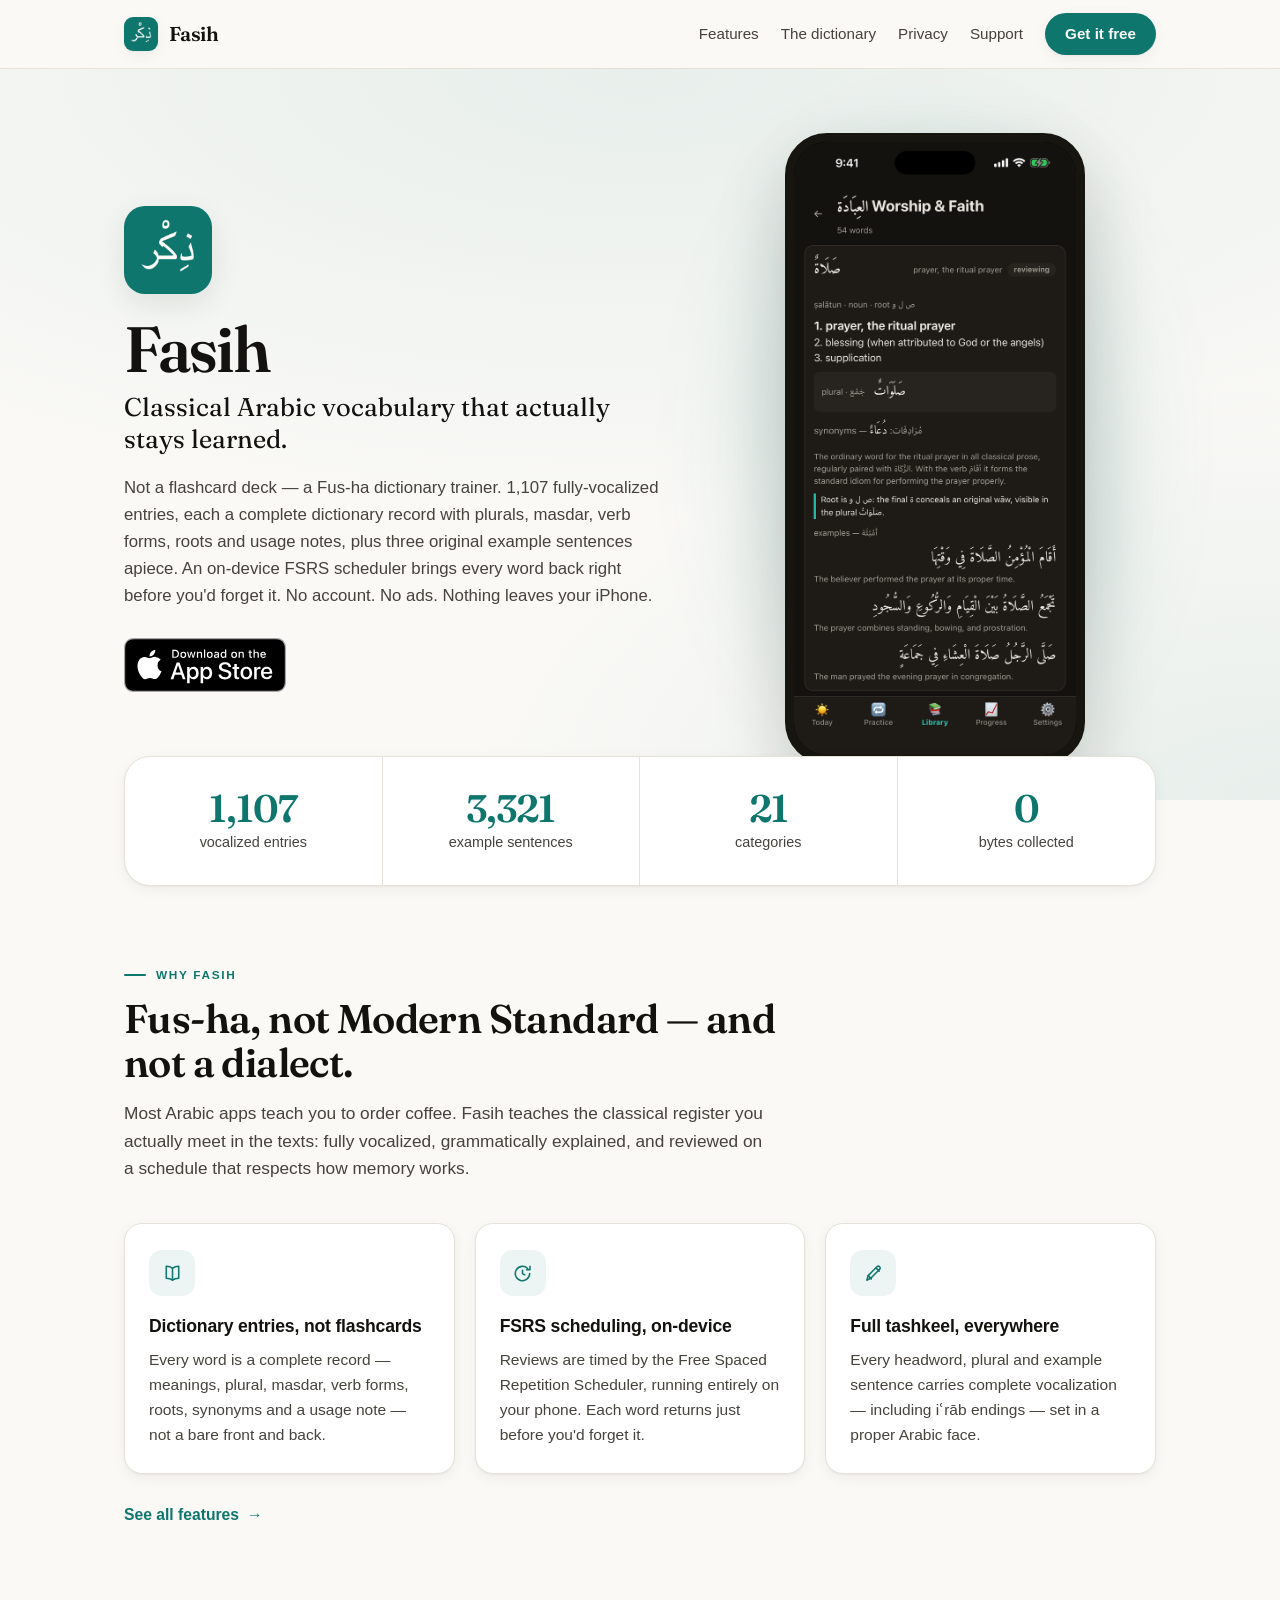
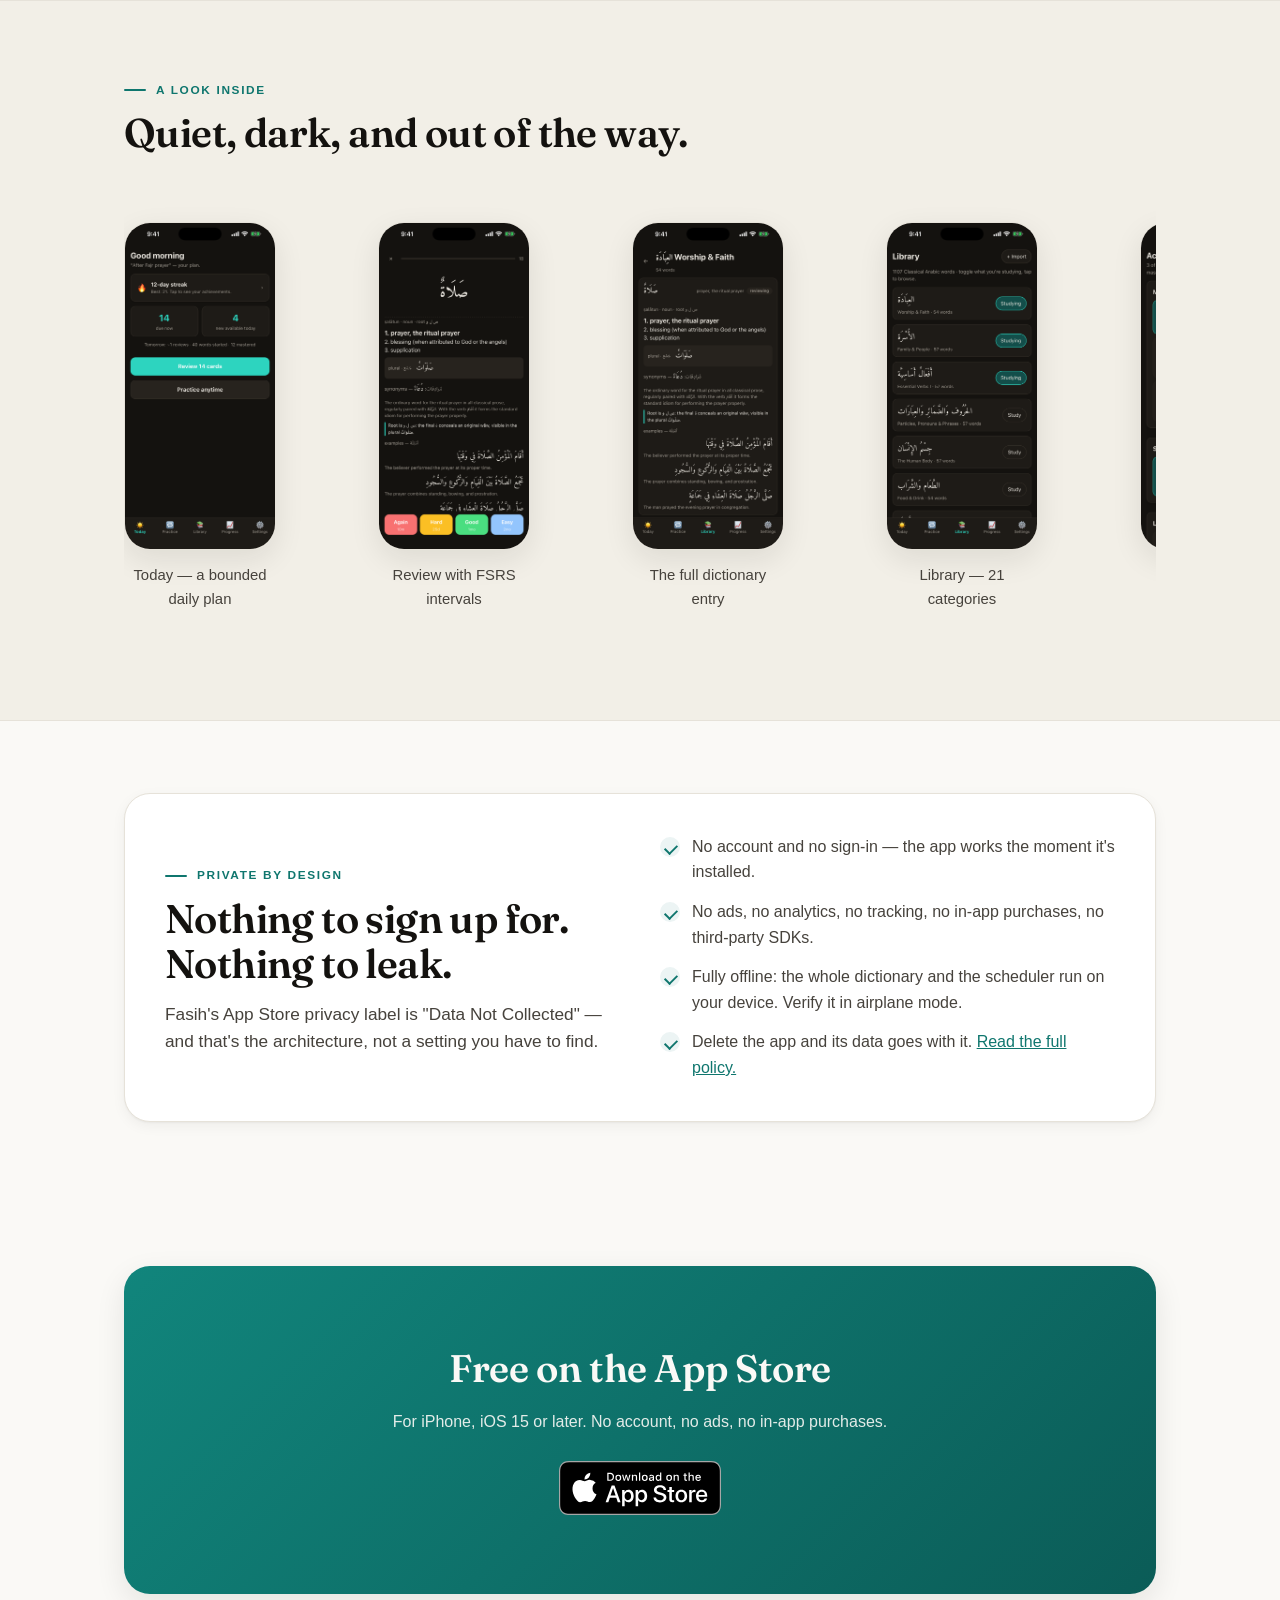
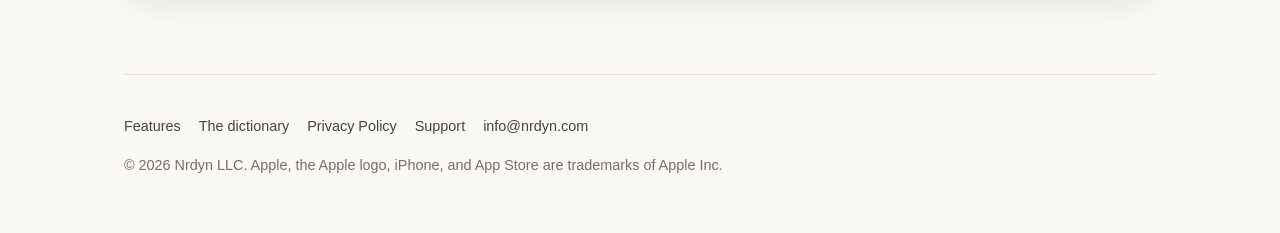
<file: index.html>
<!doctype html>
<html lang="en">
<head>
<meta charset="utf-8">
<meta name="viewport" content="width=device-width, initial-scale=1">
<title>Fasih — Classical Arabic (Fus-ha) vocabulary with full tashkeel | iPhone</title>
<meta name="description" content="Fasih is a Classical Arabic dictionary trainer for iPhone: 1,107 fully-vocalized Fus-ha entries with meanings, plurals, masdar, verb forms, roots and 3,321 example sentences — scheduled on-device by FSRS. Free, fully offline, no account, nothing collected.">
<link rel="canonical" href="https://fasih.nrdyn.com/">
<meta name="theme-color" content="#0F766E">
<meta name="apple-itunes-app" content="app-id=6793274429">
<link rel="icon" type="image/png" sizes="64x64" href="assets/favicon-64.png">
<link rel="apple-touch-icon" href="assets/apple-touch-icon.png">
<meta property="og:type" content="website">
<meta property="og:site_name" content="Fasih">
<meta property="og:title" content="Fasih — Classical Arabic vocabulary, fully vocalized">
<meta property="og:description" content="A Fus-ha dictionary trainer for iPhone: 1,107 dictionary-grade entries, 3,321 example sentences, on-device FSRS scheduling. Free on the App Store.">
<meta property="og:url" content="https://fasih.nrdyn.com/">
<meta property="og:image" content="https://fasih.nrdyn.com/assets/og-image.png">
<meta property="og:image:width" content="1200">
<meta property="og:image:height" content="630">
<meta name="twitter:card" content="summary_large_image">
<meta name="twitter:title" content="Fasih — Classical Arabic vocabulary, fully vocalized">
<meta name="twitter:description" content="1,107 dictionary-grade Fus-ha entries with full tashkeel, scheduled on-device by FSRS. Free, offline, private.">
<meta name="twitter:image" content="https://fasih.nrdyn.com/assets/og-image.png">
<link rel="preconnect" href="https://fonts.googleapis.com">
<link rel="preconnect" href="https://fonts.gstatic.com" crossorigin>
<link rel="stylesheet" href="https://fonts.googleapis.com/css2?family=Amiri:wght@400;700&family=Fraunces:opsz,wght@9..144,400;9..144,600;9..144,700&display=swap">
<link rel="stylesheet" href="assets/site.css">
<script type="application/ld+json">
{
  "@context": "https://schema.org",
  "@type": "SoftwareApplication",
  "name": "Fasih",
  "alternateName": "Fasih Memorize classical vocab",
  "operatingSystem": "iOS",
  "applicationCategory": "EducationalApplication",
  "description": "A Classical Arabic (Fus-ha) dictionary trainer. 1,107 fully-vocalized entries with meanings, plurals, masdar, verb forms, transitivity, synonyms, roots and usage notes, plus 3,321 example sentences — scheduled on-device by an FSRS spaced-repetition engine. Free, fully offline, no accounts, no ads, no tracking.",
  "url": "https://fasih.nrdyn.com/",
  "installUrl": "https://apps.apple.com/us/app/fasih-memorize-classical-vocab/id6793274429",
  "downloadUrl": "https://apps.apple.com/us/app/fasih-memorize-classical-vocab/id6793274429",
  "image": "https://fasih.nrdyn.com/assets/icon-512.png",
  "inLanguage": ["en", "ar"],
  "screenshot": [
    "https://fasih.nrdyn.com/assets/screens/01-today.png",
    "https://fasih.nrdyn.com/assets/screens/02-review-card.png",
    "https://fasih.nrdyn.com/assets/screens/03-dictionary-entry.png",
    "https://fasih.nrdyn.com/assets/screens/04-library.png",
    "https://fasih.nrdyn.com/assets/screens/05-achievements.png",
    "https://fasih.nrdyn.com/assets/screens/06-practice.png"
  ],
  "offers": { "@type": "Offer", "price": "0", "priceCurrency": "USD" },
  "author": { "@type": "Organization", "name": "Nrdyn LLC", "email": "info@nrdyn.com" },
  "publisher": { "@type": "Organization", "name": "Nrdyn LLC" }
}
</script>
</head>
<body>
<header class="site-header">
  <div class="wrap">
    <nav class="nav">
      <a class="brand" href="index.html"><img src="assets/apple-touch-icon.png" alt="" width="36" height="36">Fasih</a>
      <div class="nav-links">
        <a href="features.html">Features</a>
        <a href="dictionary.html">The dictionary</a>
        <a href="privacy.html">Privacy</a>
        <a href="support.html">Support</a>
        <a class="btn" href="https://apps.apple.com/us/app/fasih-memorize-classical-vocab/id6793274429">Get it free</a>
      </div>
    </nav>
  </div>
</header>

<main>
  <section class="hero">
    <div class="wrap hero-inner">
      <div class="hero-copy">
        <img class="hero-icon" src="assets/icon-512.png" alt="Fasih app icon" width="96" height="96">
        <h1>Fasih</h1>
        <p class="tag">Classical Arabic vocabulary that actually stays learned.</p>
        <p class="sub">Not a flashcard deck — a Fus-ha dictionary trainer. 1,107 fully-vocalized entries, each a complete dictionary record with plurals, masdar, verb forms, roots and usage notes, plus three original example sentences apiece. An on-device FSRS scheduler brings every word back right before you'd forget it. No account. No ads. Nothing leaves your iPhone.</p>
        <div class="cta">
          <a class="badge" href="https://apps.apple.com/us/app/fasih-memorize-classical-vocab/id6793274429" aria-label="Download Fasih on the App Store"><img src="assets/app-store-badge.svg" alt="Download on the App Store" width="163" height="54"></a>
        </div>
      </div>
      <div class="hero-device">
        <div class="phone"><img src="assets/screens/03-dictionary-entry.png" alt="A Fasih dictionary entry for صَلَاةٌ showing meanings, plural, synonyms, a root note and three example sentences" width="640" height="1391"></div>
      </div>
    </div>
  </section>

  <section id="numbers" class="band-stats" aria-label="Fasih by the numbers">
    <div class="wrap">
      <div class="stats">
        <div class="stat"><b>1,107</b><span>vocalized entries</span></div>
        <div class="stat"><b>3,321</b><span>example sentences</span></div>
        <div class="stat"><b>21</b><span>categories</span></div>
        <div class="stat"><b>0</b><span>bytes collected</span></div>
      </div>
    </div>
  </section>

  <section class="band">
    <div class="wrap">
      <div class="section-head">
        <p class="eyebrow">Why Fasih</p>
        <h2 class="title">Fus-ha, not Modern Standard — and not a dialect.</h2>
        <p class="lede">Most Arabic apps teach you to order coffee. Fasih teaches the classical register you actually meet in the texts: fully vocalized, grammatically explained, and reviewed on a schedule that respects how memory works.</p>
      </div>
      <div class="grid">
        <div class="card"><div class="ico"><svg viewBox="0 0 24 24" fill="none" stroke="currentColor" stroke-width="1.6" stroke-linecap="round" stroke-linejoin="round" aria-hidden="true"><path d="M12 6.5C10.4 5.2 8.2 4.5 5.5 4.5V17c2.7 0 4.9.7 6.5 2 1.6-1.3 3.8-2 6.5-2V4.5c-2.7 0-4.9.7-6.5 2Z"/><path d="M12 6.5V19"/></svg></div><h3>Dictionary entries, not flashcards</h3><p>Every word is a complete record — meanings, plural, masdar, verb forms, roots, synonyms and a usage note — not a bare front and back.</p></div>
        <div class="card"><div class="ico"><svg viewBox="0 0 24 24" fill="none" stroke="currentColor" stroke-width="1.6" stroke-linecap="round" stroke-linejoin="round" aria-hidden="true"><path d="M19.5 12a7.5 7.5 0 1 1-2.1-5.2"/><path d="M19.8 4.5v3.6h-3.6"/><path d="M12 8.5V12l2.4 1.4"/></svg></div><h3>FSRS scheduling, on-device</h3><p>Reviews are timed by the Free Spaced Repetition Scheduler, running entirely on your phone. Each word returns just before you'd forget it.</p></div>
        <div class="card"><div class="ico"><svg viewBox="0 0 24 24" fill="none" stroke="currentColor" stroke-width="1.6" stroke-linecap="round" stroke-linejoin="round" aria-hidden="true"><path d="M5 19l1.4-4.8L15.6 5a1.9 1.9 0 0 1 2.7 2.7L9.1 17 5 19Z"/><path d="M14.5 6.1l3.4 3.4"/><path d="M6.4 14.2l3.4 3.4"/></svg></div><h3>Full tashkeel, everywhere</h3><p>Every headword, plural and example sentence carries complete vocalization — including iʿrāb endings — set in a proper Arabic face.</p></div>
      </div>
      <a class="more-link" href="features.html">See all features</a>
    </div>
  </section>

  <section id="screens" class="band band-tint">
    <div class="wrap">
      <div class="section-head">
        <p class="eyebrow">A look inside</p>
        <h2 class="title">Quiet, dark, and out of the way.</h2>
      </div>
      <div class="shots">
        <figure class="shot"><img src="assets/screens/01-today.png" alt="Today screen showing a 12-day streak, 14 cards due and 4 new words available" width="640" height="1391" loading="lazy"><figcaption>Today — a bounded daily plan</figcaption></figure>
        <figure class="shot"><img src="assets/screens/02-review-card.png" alt="Review card revealed, with Again, Hard, Good and Easy buttons showing their next intervals" width="640" height="1391" loading="lazy"><figcaption>Review with FSRS intervals</figcaption></figure>
        <figure class="shot"><img src="assets/screens/03-dictionary-entry.png" alt="Full dictionary entry with meanings, plural, synonyms and example sentences" width="640" height="1391" loading="lazy"><figcaption>The full dictionary entry</figcaption></figure>
        <figure class="shot"><img src="assets/screens/04-library.png" alt="Library listing Arabic categories with word counts and study toggles" width="640" height="1391" loading="lazy"><figcaption>Library — 21 categories</figcaption></figure>
        <figure class="shot"><img src="assets/screens/05-achievements.png" alt="Achievements screen with milestone, streak and level badges" width="640" height="1391" loading="lazy"><figcaption>Badges for words mastered</figcaption></figure>
        <figure class="shot"><img src="assets/screens/06-practice.png" alt="Practice screen with quick picks and category chips" width="640" height="1391" loading="lazy"><figcaption>Practice — bonus reps, off-schedule</figcaption></figure>
      </div>
    </div>
  </section>

  <section id="privacy" class="band">
    <div class="wrap">
      <div class="privacy">
        <div>
          <p class="eyebrow">Private by design</p>
          <h2 class="title">Nothing to sign up for. Nothing to leak.</h2>
          <p class="lede">Fasih's App Store privacy label is "Data Not Collected" — and that's the architecture, not a setting you have to find.</p>
        </div>
        <ul>
          <li>No account and no sign-in — the app works the moment it's installed.</li>
          <li>No ads, no analytics, no tracking, no in-app purchases, no third-party SDKs.</li>
          <li>Fully offline: the whole dictionary and the scheduler run on your device. Verify it in airplane mode.</li>
          <li>Delete the app and its data goes with it. <a href="privacy.html">Read the full policy.</a></li>
        </ul>
      </div>
    </div>
  </section>

  <section class="band">
    <div class="wrap">
      <div class="cta-band">
        <h2>Free on the App Store</h2>
        <p>For iPhone, iOS 15 or later. No account, no ads, no in-app purchases.</p>
        <a class="badge" href="https://apps.apple.com/us/app/fasih-memorize-classical-vocab/id6793274429" aria-label="Download Fasih on the App Store"><img src="assets/app-store-badge.svg" alt="Download on the App Store" width="163" height="54"></a>
      </div>
    </div>
  </section>
</main>

<div class="wrap">
  <footer>
    <div><a href="features.html">Features</a><a href="dictionary.html">The dictionary</a><a href="privacy.html">Privacy Policy</a><a href="support.html">Support</a><a href="mailto:info@nrdyn.com">info@nrdyn.com</a></div>
    <div>© 2026 Nrdyn LLC. Apple, the Apple logo, iPhone, and App Store are trademarks of Apple Inc.</div>
  </footer>
</div>
</body>
</html>
</file>
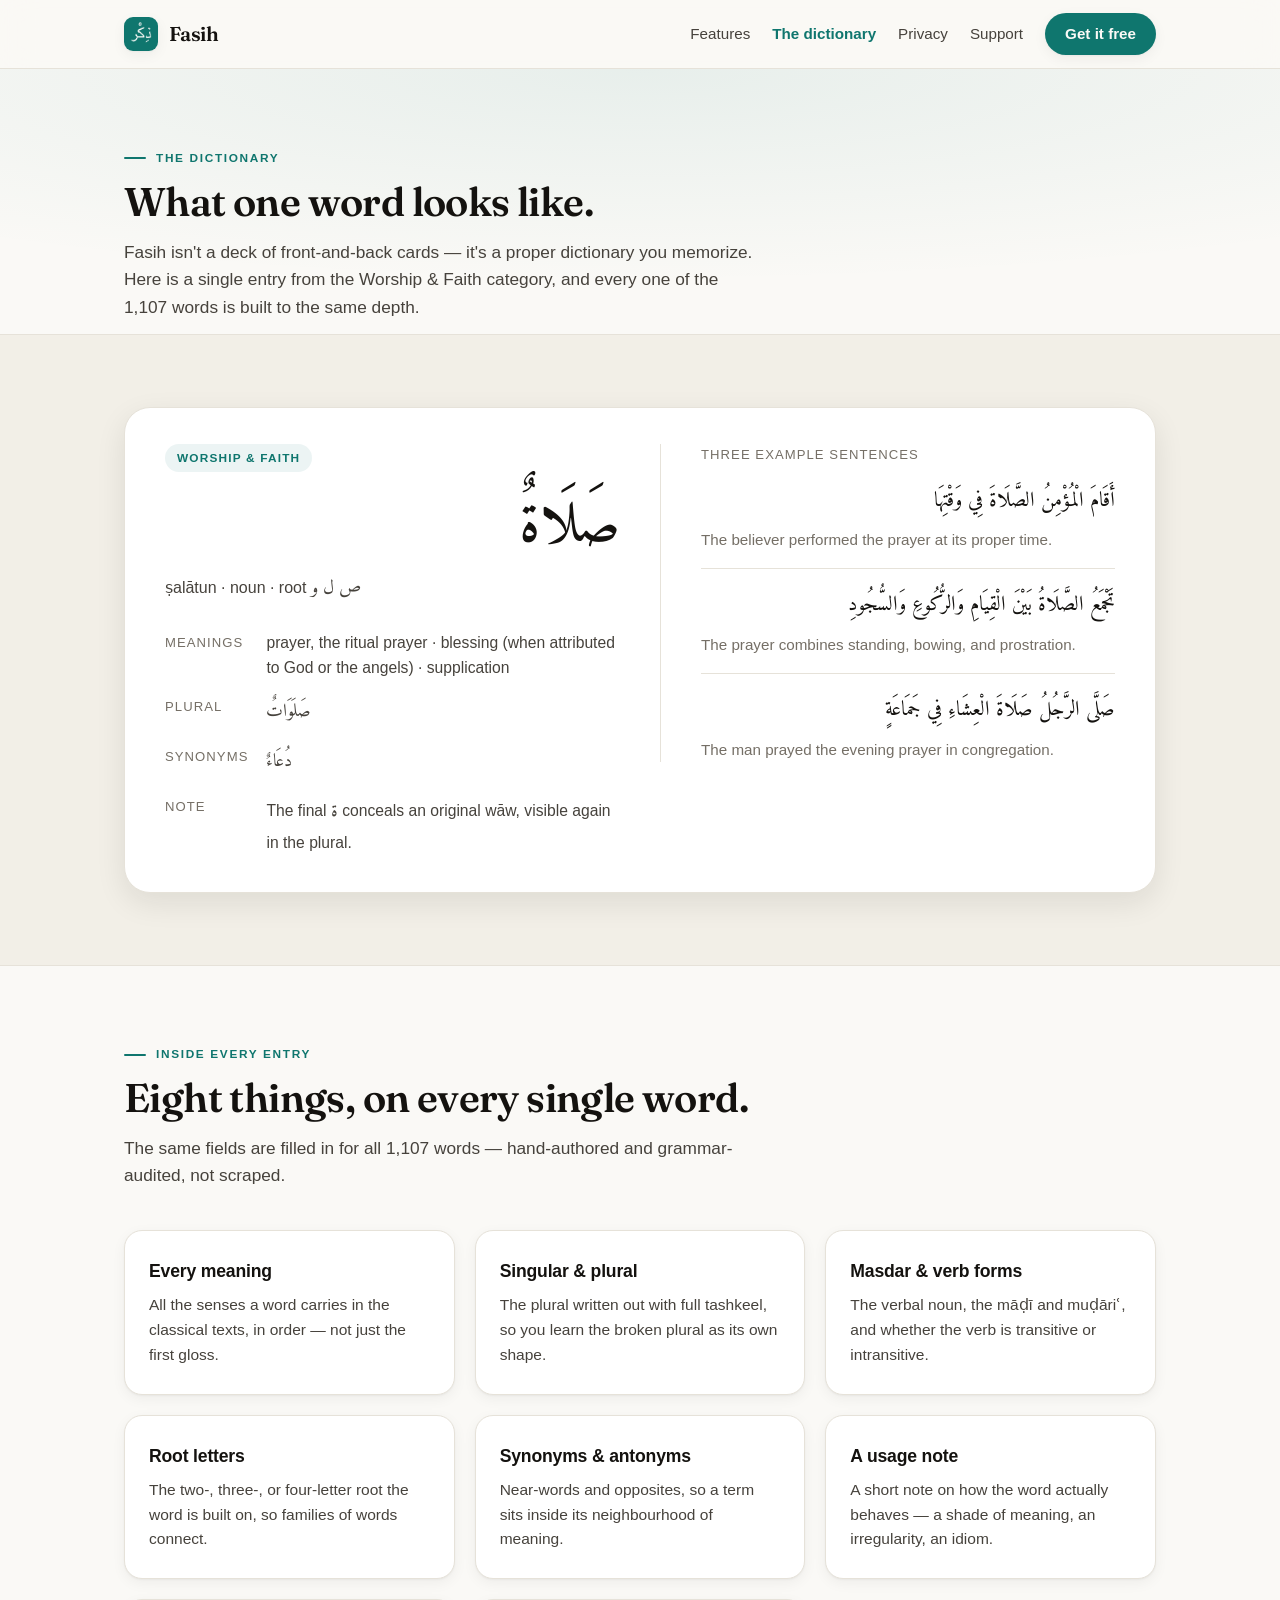
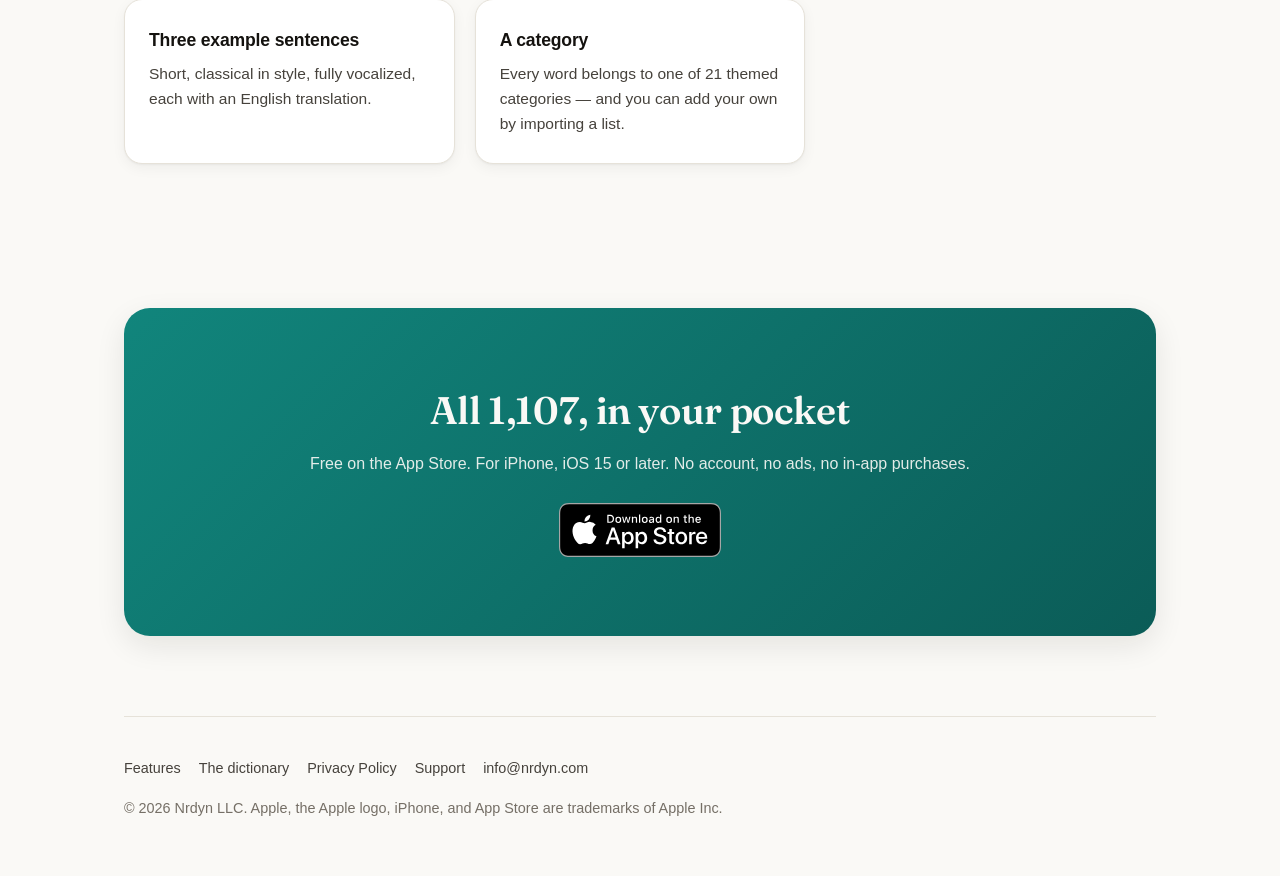
<file: dictionary.html>
<!doctype html>
<html lang="en">
<head>
<meta charset="utf-8">
<meta name="viewport" content="width=device-width, initial-scale=1">
<title>The dictionary — Fasih | What one Fus-ha entry looks like</title>
<meta name="description" content="See a full Fasih dictionary entry: a Classical Arabic word with every meaning, its plural, masdar and verb forms, root letters, synonyms, a usage note, and three fully-vocalized example sentences. All 1,107 words are built to this depth.">
<link rel="canonical" href="https://fasih.nrdyn.com/dictionary.html">
<meta name="theme-color" content="#0F766E">
<link rel="icon" type="image/png" sizes="64x64" href="assets/favicon-64.png">
<link rel="apple-touch-icon" href="assets/apple-touch-icon.png">
<meta property="og:type" content="website">
<meta property="og:site_name" content="Fasih">
<meta property="og:title" content="The dictionary — Fasih">
<meta property="og:description" content="See a full Classical Arabic entry: every meaning, plural, masdar, verb forms, root, synonyms, a usage note, and three vocalized example sentences.">
<meta property="og:url" content="https://fasih.nrdyn.com/dictionary.html">
<meta property="og:image" content="https://fasih.nrdyn.com/assets/og-image.png">
<meta name="twitter:card" content="summary_large_image">
<meta name="twitter:image" content="https://fasih.nrdyn.com/assets/og-image.png">
<link rel="preconnect" href="https://fonts.googleapis.com">
<link rel="preconnect" href="https://fonts.gstatic.com" crossorigin>
<link rel="stylesheet" href="https://fonts.googleapis.com/css2?family=Amiri:wght@400;700&family=Fraunces:opsz,wght@9..144,400;9..144,600;9..144,700&display=swap">
<link rel="stylesheet" href="assets/site.css">
</head>
<body>
<header class="site-header">
  <div class="wrap">
    <nav class="nav">
      <a class="brand" href="index.html"><img src="assets/apple-touch-icon.png" alt="" width="36" height="36">Fasih</a>
      <div class="nav-links">
        <a href="features.html">Features</a>
        <a href="dictionary.html" aria-current="page">The dictionary</a>
        <a href="privacy.html">Privacy</a>
        <a href="support.html">Support</a>
        <a class="btn" href="https://apps.apple.com/us/app/fasih-memorize-classical-vocab/id6793274429">Get it free</a>
      </div>
    </nav>
  </div>
</header>

<main>
  <section class="band page-intro">
    <div class="wrap">
      <div class="section-head">
        <p class="eyebrow">The dictionary</p>
        <h1 class="title">What one word looks like.</h1>
        <p class="lede">Fasih isn't a deck of front-and-back cards — it's a proper dictionary you memorize. Here is a single entry from the Worship &amp; Faith category, and every one of the 1,107 words is built to the same depth.</p>
      </div>
    </div>
  </section>

  <section class="band band-tint">
    <div class="wrap">
      <div class="entry">
        <div>
          <span class="entry-tag">Worship &amp; Faith</span>
          <p class="headword ar" lang="ar" dir="rtl">صَلَاةٌ</p>
          <p class="gloss">ṣalātun · noun · root <span class="ar" lang="ar" dir="rtl">ص ل و</span></p>
          <dl>
            <dt>meanings</dt><dd>prayer, the ritual prayer · blessing (when attributed to God or the angels) · supplication</dd>
            <dt>plural</dt><dd><span class="ar" lang="ar" dir="rtl">صَلَوَاتٌ</span></dd>
            <dt>synonyms</dt><dd><span class="ar" lang="ar" dir="rtl">دُعَاءٌ</span></dd>
            <dt>note</dt><dd>The final <span class="ar" lang="ar" dir="rtl">ة</span> conceals an original wāw, visible again in the plural.</dd>
          </dl>
        </div>
        <div class="entry-examples">
          <p class="examples-label">Three example sentences</p>
          <div class="example">
            <span class="ar" lang="ar" dir="rtl">أَقَامَ الْمُؤْمِنُ الصَّلَاةَ فِي وَقْتِهَا</span>
            <p class="example-tr">The believer performed the prayer at its proper time.</p>
          </div>
          <div class="example">
            <span class="ar" lang="ar" dir="rtl">تَجْمَعُ الصَّلَاةُ بَيْنَ الْقِيَامِ وَالرُّكُوعِ وَالسُّجُودِ</span>
            <p class="example-tr">The prayer combines standing, bowing, and prostration.</p>
          </div>
          <div class="example">
            <span class="ar" lang="ar" dir="rtl">صَلَّى الرَّجُلُ صَلَاةَ الْعِشَاءِ فِي جَمَاعَةٍ</span>
            <p class="example-tr">The man prayed the evening prayer in congregation.</p>
          </div>
        </div>
      </div>
    </div>
  </section>

  <section class="band">
    <div class="wrap">
      <div class="section-head">
        <p class="eyebrow">Inside every entry</p>
        <h2 class="title">Eight things, on every single word.</h2>
        <p class="lede">The same fields are filled in for all 1,107 words — hand-authored and grammar-audited, not scraped.</p>
      </div>
      <div class="grid">
        <div class="card"><h3>Every meaning</h3><p>All the senses a word carries in the classical texts, in order — not just the first gloss.</p></div>
        <div class="card"><h3>Singular &amp; plural</h3><p>The plural written out with full tashkeel, so you learn the broken plural as its own shape.</p></div>
        <div class="card"><h3>Masdar &amp; verb forms</h3><p>The verbal noun, the māḍī and muḍāriʿ, and whether the verb is transitive or intransitive.</p></div>
        <div class="card"><h3>Root letters</h3><p>The two-, three-, or four-letter root the word is built on, so families of words connect.</p></div>
        <div class="card"><h3>Synonyms &amp; antonyms</h3><p>Near-words and opposites, so a term sits inside its neighbourhood of meaning.</p></div>
        <div class="card"><h3>A usage note</h3><p>A short note on how the word actually behaves — a shade of meaning, an irregularity, an idiom.</p></div>
        <div class="card"><h3>Three example sentences</h3><p>Short, classical in style, fully vocalized, each with an English translation.</p></div>
        <div class="card"><h3>A category</h3><p>Every word belongs to one of 21 themed categories — and you can add your own by importing a list.</p></div>
      </div>
    </div>
  </section>

  <section class="band">
    <div class="wrap">
      <div class="cta-band">
        <h2>All 1,107, in your pocket</h2>
        <p>Free on the App Store. For iPhone, iOS 15 or later. No account, no ads, no in-app purchases.</p>
        <a class="badge" href="https://apps.apple.com/us/app/fasih-memorize-classical-vocab/id6793274429" aria-label="Download Fasih on the App Store"><img src="assets/app-store-badge.svg" alt="Download on the App Store" width="163" height="54"></a>
      </div>
    </div>
  </section>
</main>

<div class="wrap">
  <footer>
    <div><a href="features.html">Features</a><a href="dictionary.html">The dictionary</a><a href="privacy.html">Privacy Policy</a><a href="support.html">Support</a><a href="mailto:info@nrdyn.com">info@nrdyn.com</a></div>
    <div>© 2026 Nrdyn LLC. Apple, the Apple logo, iPhone, and App Store are trademarks of Apple Inc.</div>
  </footer>
</div>
</body>
</html>
</file>
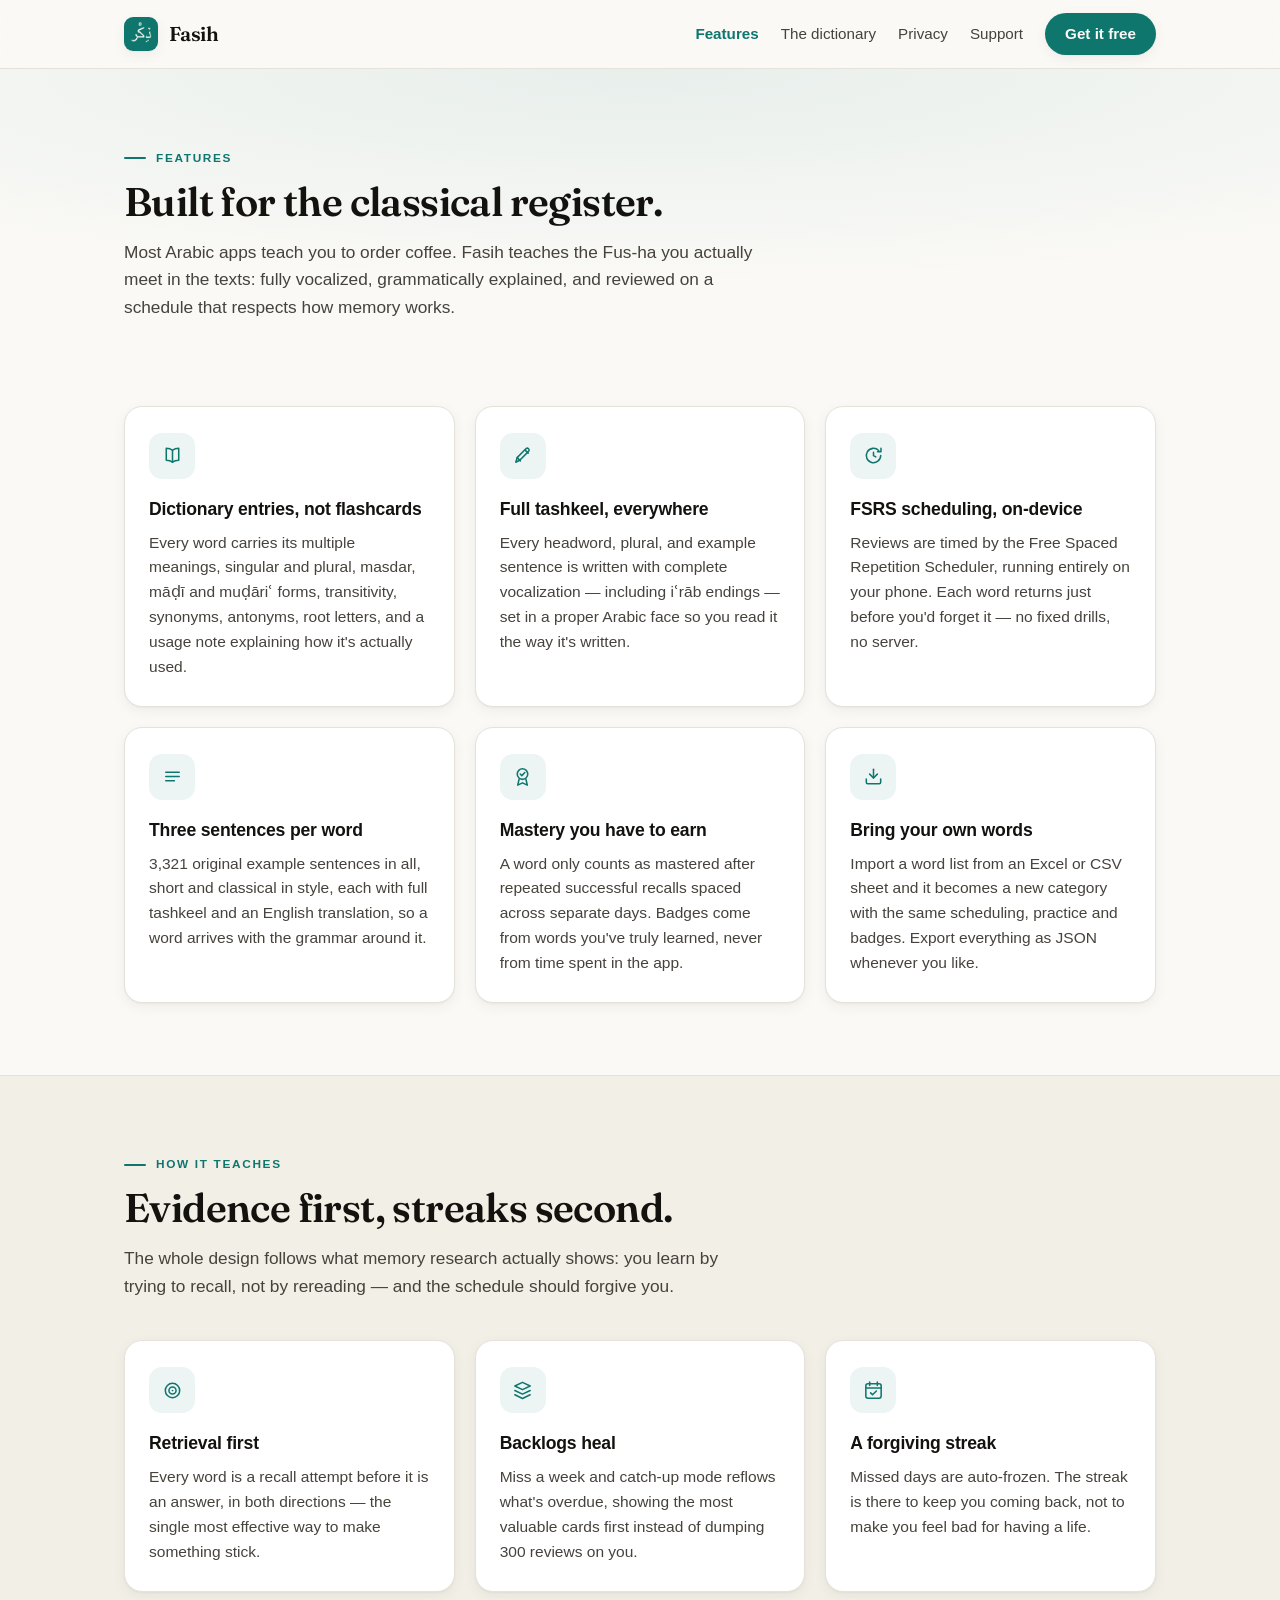
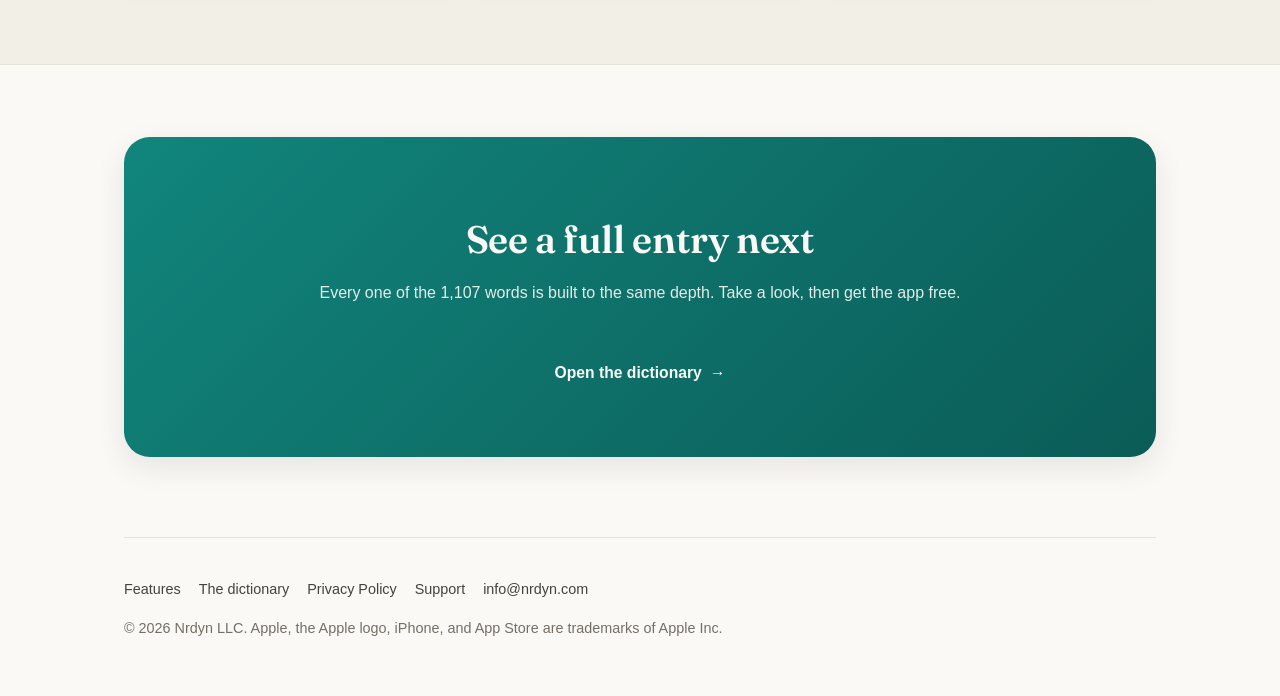
<file: features.html>
<!doctype html>
<html lang="en">
<head>
<meta charset="utf-8">
<meta name="viewport" content="width=device-width, initial-scale=1">
<title>Features — Fasih | Classical Arabic dictionary trainer for iPhone</title>
<meta name="description" content="What makes Fasih different: dictionary-grade Fus-ha entries with full tashkeel, on-device FSRS scheduling, three example sentences per word, earned mastery, and your own imported word lists.">
<link rel="canonical" href="https://fasih.nrdyn.com/features.html">
<meta name="theme-color" content="#0F766E">
<link rel="icon" type="image/png" sizes="64x64" href="assets/favicon-64.png">
<link rel="apple-touch-icon" href="assets/apple-touch-icon.png">
<meta property="og:type" content="website">
<meta property="og:site_name" content="Fasih">
<meta property="og:title" content="Features — Fasih">
<meta property="og:description" content="Dictionary-grade Fus-ha entries with full tashkeel, on-device FSRS scheduling, three example sentences per word, and earned mastery.">
<meta property="og:url" content="https://fasih.nrdyn.com/features.html">
<meta property="og:image" content="https://fasih.nrdyn.com/assets/og-image.png">
<meta name="twitter:card" content="summary_large_image">
<meta name="twitter:image" content="https://fasih.nrdyn.com/assets/og-image.png">
<link rel="preconnect" href="https://fonts.googleapis.com">
<link rel="preconnect" href="https://fonts.gstatic.com" crossorigin>
<link rel="stylesheet" href="https://fonts.googleapis.com/css2?family=Amiri:wght@400;700&family=Fraunces:opsz,wght@9..144,400;9..144,600;9..144,700&display=swap">
<link rel="stylesheet" href="assets/site.css">
</head>
<body>
<header class="site-header">
  <div class="wrap">
    <nav class="nav">
      <a class="brand" href="index.html"><img src="assets/apple-touch-icon.png" alt="" width="36" height="36">Fasih</a>
      <div class="nav-links">
        <a href="features.html" aria-current="page">Features</a>
        <a href="dictionary.html">The dictionary</a>
        <a href="privacy.html">Privacy</a>
        <a href="support.html">Support</a>
        <a class="btn" href="https://apps.apple.com/us/app/fasih-memorize-classical-vocab/id6793274429">Get it free</a>
      </div>
    </nav>
  </div>
</header>

<main>
  <section class="band page-intro">
    <div class="wrap">
      <div class="section-head">
        <p class="eyebrow">Features</p>
        <h1 class="title">Built for the classical register.</h1>
        <p class="lede">Most Arabic apps teach you to order coffee. Fasih teaches the Fus-ha you actually meet in the texts: fully vocalized, grammatically explained, and reviewed on a schedule that respects how memory works.</p>
      </div>
    </div>
  </section>

  <section class="band">
    <div class="wrap">
      <div class="grid">
        <div class="card"><div class="ico"><svg viewBox="0 0 24 24" fill="none" stroke="currentColor" stroke-width="1.6" stroke-linecap="round" stroke-linejoin="round" aria-hidden="true"><path d="M12 6.5C10.4 5.2 8.2 4.5 5.5 4.5V17c2.7 0 4.9.7 6.5 2 1.6-1.3 3.8-2 6.5-2V4.5c-2.7 0-4.9.7-6.5 2Z"/><path d="M12 6.5V19"/></svg></div><h3>Dictionary entries, not flashcards</h3><p>Every word carries its multiple meanings, singular and plural, masdar, māḍī and muḍāriʿ forms, transitivity, synonyms, antonyms, root letters, and a usage note explaining how it's actually used.</p></div>
        <div class="card"><div class="ico"><svg viewBox="0 0 24 24" fill="none" stroke="currentColor" stroke-width="1.6" stroke-linecap="round" stroke-linejoin="round" aria-hidden="true"><path d="M5 19l1.4-4.8L15.6 5a1.9 1.9 0 0 1 2.7 2.7L9.1 17 5 19Z"/><path d="M14.5 6.1l3.4 3.4"/><path d="M6.4 14.2l3.4 3.4"/></svg></div><h3>Full tashkeel, everywhere</h3><p>Every headword, plural, and example sentence is written with complete vocalization — including iʿrāb endings — set in a proper Arabic face so you read it the way it's written.</p></div>
        <div class="card"><div class="ico"><svg viewBox="0 0 24 24" fill="none" stroke="currentColor" stroke-width="1.6" stroke-linecap="round" stroke-linejoin="round" aria-hidden="true"><path d="M19.5 12a7.5 7.5 0 1 1-2.1-5.2"/><path d="M19.8 4.5v3.6h-3.6"/><path d="M12 8.5V12l2.4 1.4"/></svg></div><h3>FSRS scheduling, on-device</h3><p>Reviews are timed by the Free Spaced Repetition Scheduler, running entirely on your phone. Each word returns just before you'd forget it — no fixed drills, no server.</p></div>
        <div class="card"><div class="ico"><svg viewBox="0 0 24 24" fill="none" stroke="currentColor" stroke-width="1.6" stroke-linecap="round" stroke-linejoin="round" aria-hidden="true"><path d="M5 7.5h14"/><path d="M5 12h14"/><path d="M5 16.5h9"/></svg></div><h3>Three sentences per word</h3><p>3,321 original example sentences in all, short and classical in style, each with full tashkeel and an English translation, so a word arrives with the grammar around it.</p></div>
        <div class="card"><div class="ico"><svg viewBox="0 0 24 24" fill="none" stroke="currentColor" stroke-width="1.6" stroke-linecap="round" stroke-linejoin="round" aria-hidden="true"><circle cx="12" cy="9.5" r="5.5"/><path d="M9.6 9.4l1.7 1.7 3.1-3.2"/><path d="M8.5 14.6 7 21l5-2.4L17 21l-1.5-6.4"/></svg></div><h3>Mastery you have to earn</h3><p>A word only counts as mastered after repeated successful recalls spaced across separate days. Badges come from words you've truly learned, never from time spent in the app.</p></div>
        <div class="card"><div class="ico"><svg viewBox="0 0 24 24" fill="none" stroke="currentColor" stroke-width="1.6" stroke-linecap="round" stroke-linejoin="round" aria-hidden="true"><path d="M4.5 14.5V18a1.5 1.5 0 0 0 1.5 1.5h12a1.5 1.5 0 0 0 1.5-1.5v-3.5"/><path d="M12 4.5v9"/><path d="M8 9.5l4 4 4-4"/></svg></div><h3>Bring your own words</h3><p>Import a word list from an Excel or CSV sheet and it becomes a new category with the same scheduling, practice and badges. Export everything as JSON whenever you like.</p></div>
      </div>
    </div>
  </section>

  <section class="band band-tint">
    <div class="wrap">
      <div class="section-head">
        <p class="eyebrow">How it teaches</p>
        <h2 class="title">Evidence first, streaks second.</h2>
        <p class="lede">The whole design follows what memory research actually shows: you learn by trying to recall, not by rereading — and the schedule should forgive you.</p>
      </div>
      <div class="grid">
        <div class="card"><div class="ico"><svg viewBox="0 0 24 24" fill="none" stroke="currentColor" stroke-width="1.6" stroke-linecap="round" stroke-linejoin="round" aria-hidden="true"><circle cx="12" cy="12" r="7.5"/><circle cx="12" cy="12" r="3.7"/><circle cx="12" cy="12" r="0.9" fill="currentColor" stroke="none"/></svg></div><h3>Retrieval first</h3><p>Every word is a recall attempt before it is an answer, in both directions — the single most effective way to make something stick.</p></div>
        <div class="card"><div class="ico"><svg viewBox="0 0 24 24" fill="none" stroke="currentColor" stroke-width="1.6" stroke-linecap="round" stroke-linejoin="round" aria-hidden="true"><path d="M12 3.5l8 3.8-8 3.8-8-3.8 8-3.8Z"/><path d="M4 12l8 3.8 8-3.8"/><path d="M4 16.5l8 3.8 8-3.8"/></svg></div><h3>Backlogs heal</h3><p>Miss a week and catch-up mode reflows what's overdue, showing the most valuable cards first instead of dumping 300 reviews on you.</p></div>
        <div class="card"><div class="ico"><svg viewBox="0 0 24 24" fill="none" stroke="currentColor" stroke-width="1.6" stroke-linecap="round" stroke-linejoin="round" aria-hidden="true"><rect x="4" y="5" width="16" height="15" rx="2.2"/><path d="M8 3.2v3.6"/><path d="M16 3.2v3.6"/><path d="M4 9.5h16"/><path d="M9 14.5l2 2 4-4"/></svg></div><h3>A forgiving streak</h3><p>Missed days are auto-frozen. The streak is there to keep you coming back, not to make you feel bad for having a life.</p></div>
      </div>
    </div>
  </section>

  <section class="band">
    <div class="wrap">
      <div class="cta-band">
        <h2>See a full entry next</h2>
        <p>Every one of the 1,107 words is built to the same depth. Take a look, then get the app free.</p>
        <a class="more-link" href="dictionary.html" style="color:#FAF9F6">Open the dictionary</a>
      </div>
    </div>
  </section>
</main>

<div class="wrap">
  <footer>
    <div><a href="features.html">Features</a><a href="dictionary.html">The dictionary</a><a href="privacy.html">Privacy Policy</a><a href="support.html">Support</a><a href="mailto:info@nrdyn.com">info@nrdyn.com</a></div>
    <div>© 2026 Nrdyn LLC. Apple, the Apple logo, iPhone, and App Store are trademarks of Apple Inc.</div>
  </footer>
</div>
</body>
</html>
</file>
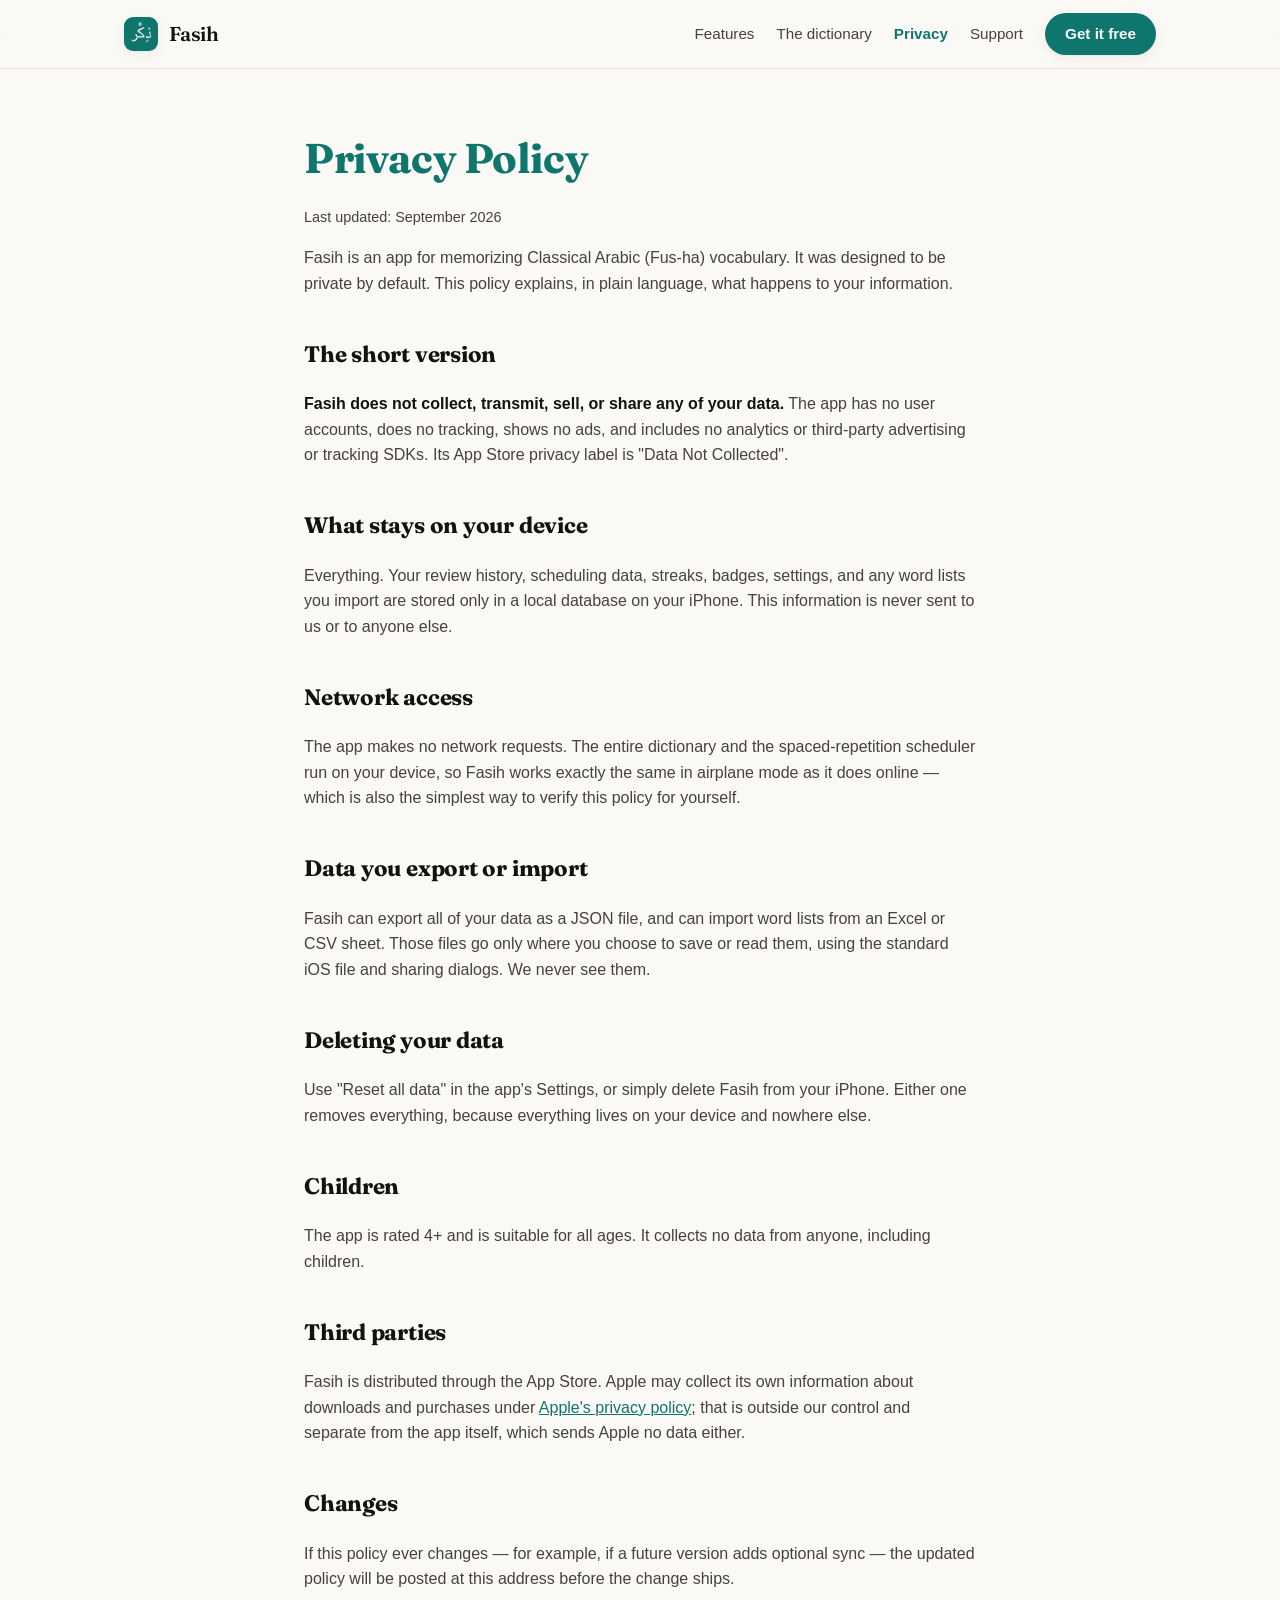
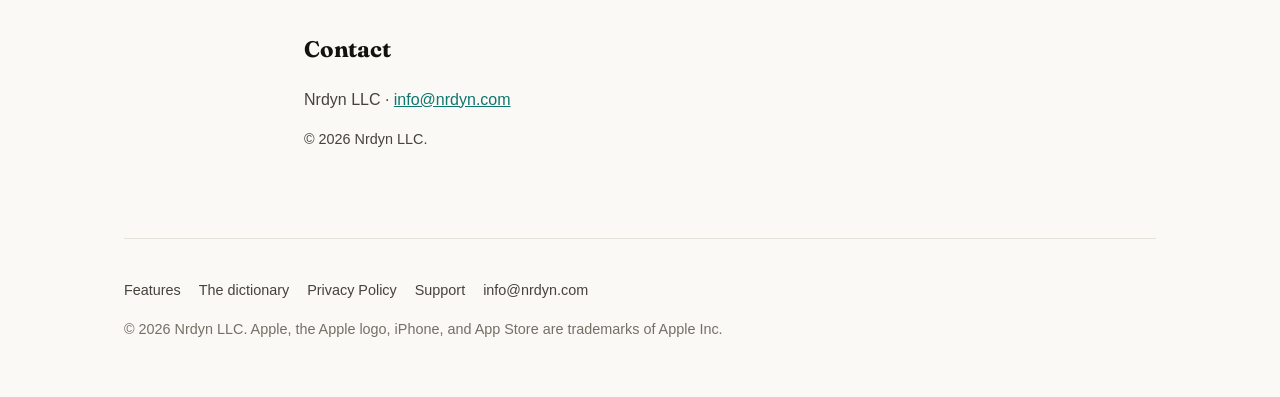
<file: privacy.html>
<!doctype html>
<html lang="en">
<head>
<meta charset="utf-8">
<meta name="viewport" content="width=device-width, initial-scale=1">
<title>Privacy Policy — Fasih</title>
<meta name="description" content="Fasih's privacy policy: the app collects no data. No account, no tracking, no ads — your vocabulary progress stays on your iPhone.">
<link rel="canonical" href="https://fasih.nrdyn.com/privacy.html">
<meta name="theme-color" content="#0F766E">
<link rel="icon" type="image/png" sizes="64x64" href="assets/favicon-64.png">
<link rel="apple-touch-icon" href="assets/apple-touch-icon.png">
<link rel="preconnect" href="https://fonts.googleapis.com">
<link rel="preconnect" href="https://fonts.gstatic.com" crossorigin>
<link rel="stylesheet" href="https://fonts.googleapis.com/css2?family=Fraunces:opsz,wght@9..144,400;9..144,600;9..144,700&display=swap">
<link rel="stylesheet" href="assets/site.css">
</head>
<body>
<header class="site-header">
  <div class="wrap">
    <nav class="nav">
      <a class="brand" href="index.html"><img src="assets/apple-touch-icon.png" alt="" width="36" height="36">Fasih</a>
      <div class="nav-links">
        <a href="features.html">Features</a>
        <a href="dictionary.html">The dictionary</a>
        <a href="privacy.html" aria-current="page">Privacy</a>
        <a href="support.html">Support</a>
        <a class="btn" href="https://apps.apple.com/us/app/fasih-memorize-classical-vocab/id6793274429">Get it free</a>
      </div>
    </nav>
  </div>
</header>
<main class="prose">
  <h1>Privacy Policy</h1>
  <p class="muted">Last updated: September 2026</p>

  <p>Fasih is an app for memorizing Classical Arabic (Fus-ha) vocabulary. It was designed to be
  private by default. This policy explains, in plain language, what happens to your information.</p>

  <h2>The short version</h2>
  <p><strong>Fasih does not collect, transmit, sell, or share any of your data.</strong> The app has no
  user accounts, does no tracking, shows no ads, and includes no analytics or third-party advertising
  or tracking SDKs. Its App Store privacy label is "Data Not Collected".</p>

  <h2>What stays on your device</h2>
  <p>Everything. Your review history, scheduling data, streaks, badges, settings, and any word lists
  you import are stored only in a local database on your iPhone. This information is never sent to us
  or to anyone else.</p>

  <h2>Network access</h2>
  <p>The app makes no network requests. The entire dictionary and the spaced-repetition scheduler run
  on your device, so Fasih works exactly the same in airplane mode as it does online — which is also
  the simplest way to verify this policy for yourself.</p>

  <h2>Data you export or import</h2>
  <p>Fasih can export all of your data as a JSON file, and can import word lists from an Excel or CSV
  sheet. Those files go only where you choose to save or read them, using the standard iOS file and
  sharing dialogs. We never see them.</p>

  <h2>Deleting your data</h2>
  <p>Use "Reset all data" in the app's Settings, or simply delete Fasih from your iPhone. Either one
  removes everything, because everything lives on your device and nowhere else.</p>

  <h2>Children</h2>
  <p>The app is rated 4+ and is suitable for all ages. It collects no data from anyone, including
  children.</p>

  <h2>Third parties</h2>
  <p>Fasih is distributed through the App Store. Apple may collect its own information about
  downloads and purchases under <a href="https://www.apple.com/legal/privacy/">Apple's privacy
  policy</a>; that is outside our control and separate from the app itself, which sends Apple no data
  either.</p>

  <h2>Changes</h2>
  <p>If this policy ever changes — for example, if a future version adds optional sync — the updated
  policy will be posted at this address before the change ships.</p>

  <h2>Contact</h2>
  <p>Nrdyn LLC · <a href="mailto:info@nrdyn.com">info@nrdyn.com</a></p>
  <p class="muted">© 2026 Nrdyn LLC.</p>
</main>
<div class="wrap">
  <footer>
    <div><a href="features.html">Features</a><a href="dictionary.html">The dictionary</a><a href="privacy.html">Privacy Policy</a><a href="support.html">Support</a><a href="mailto:info@nrdyn.com">info@nrdyn.com</a></div>
    <div>© 2026 Nrdyn LLC. Apple, the Apple logo, iPhone, and App Store are trademarks of Apple Inc.</div>
  </footer>
</div>
</body>
</html>
</file>
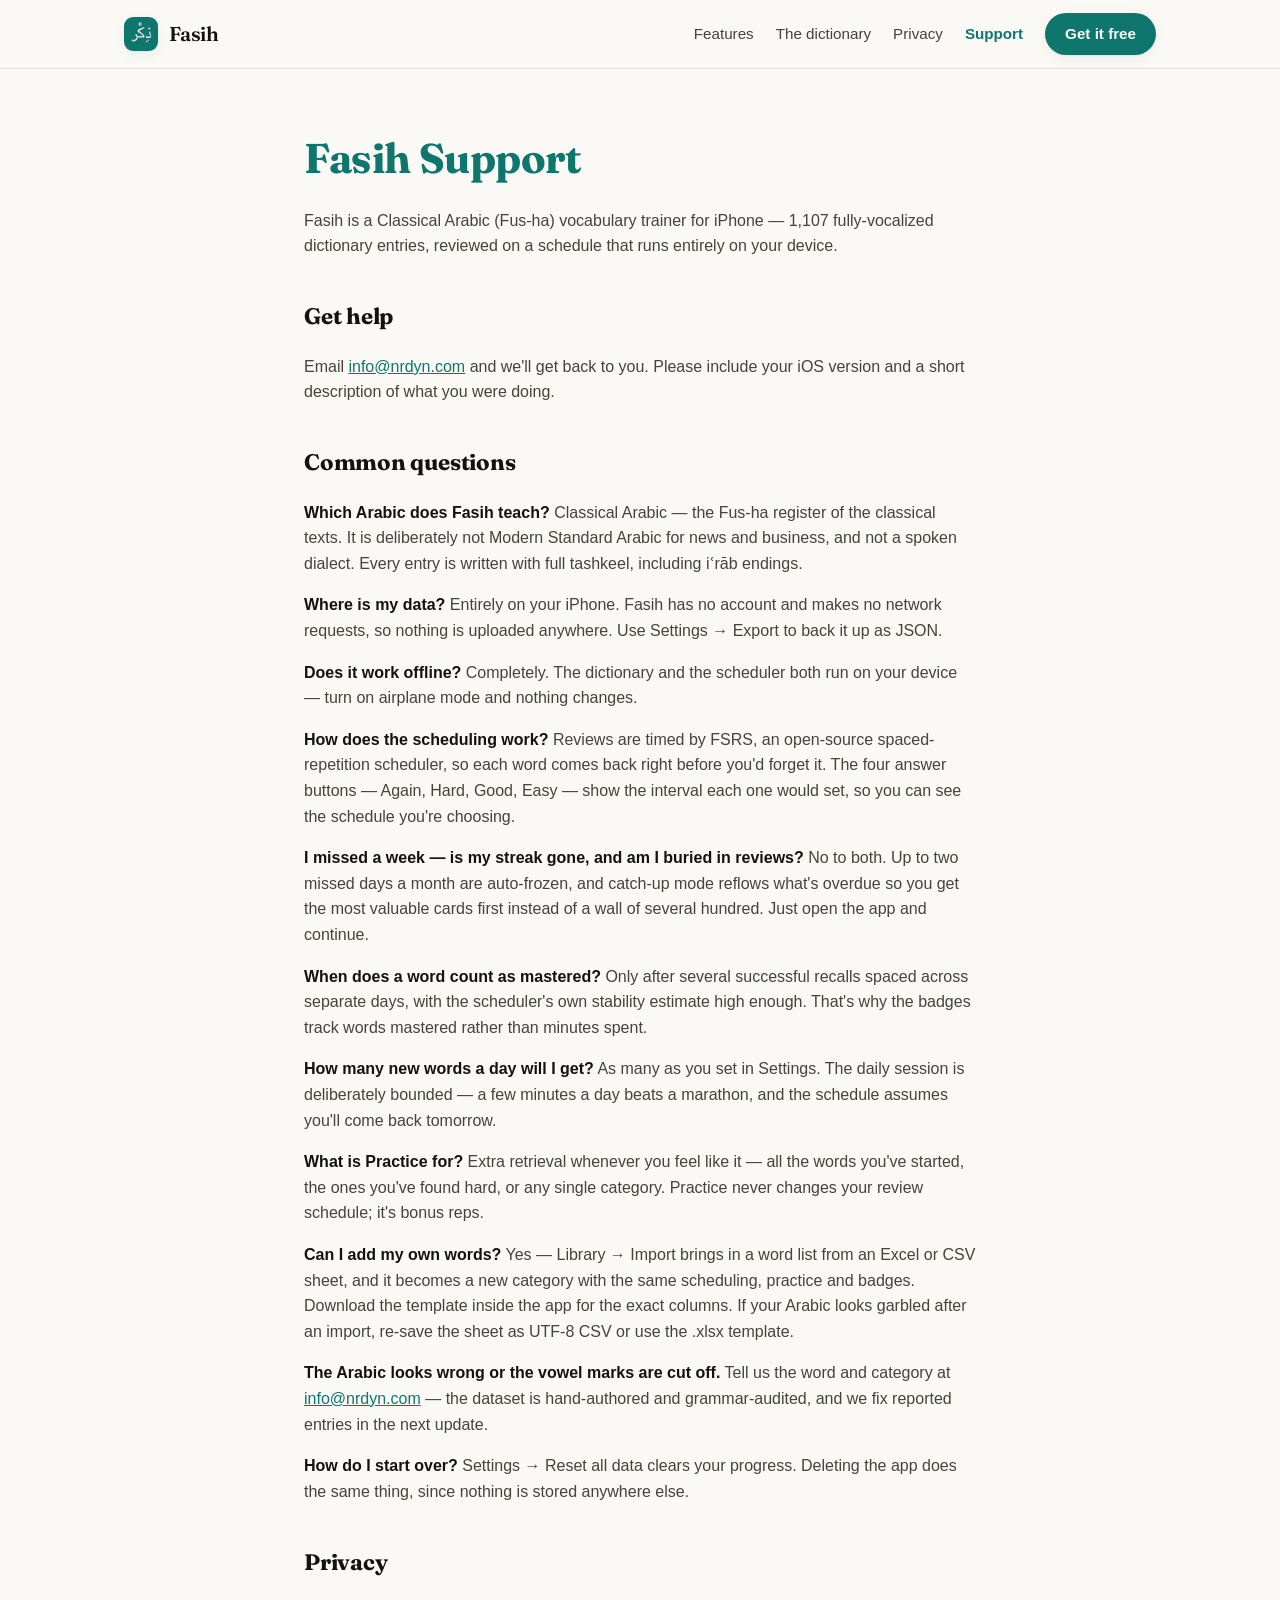
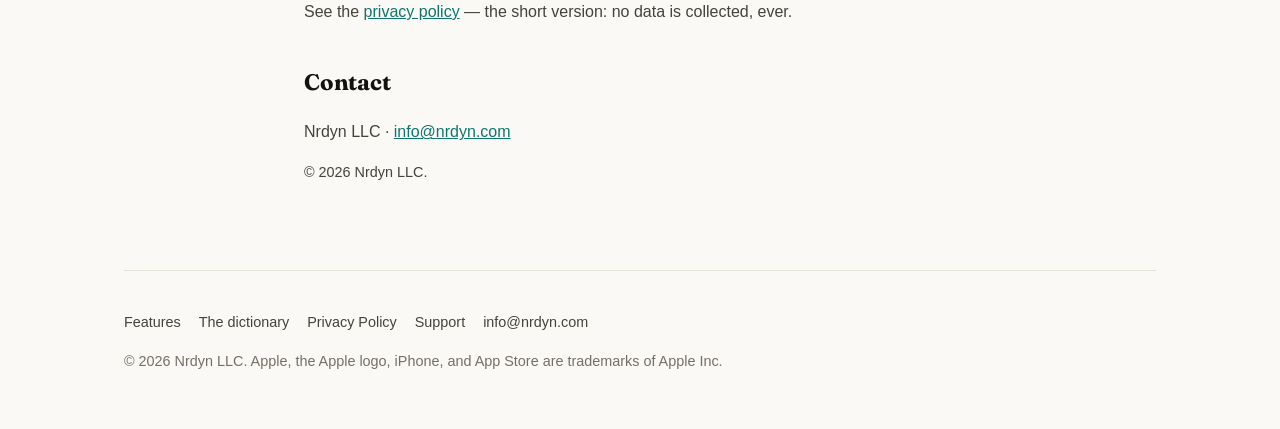
<file: support.html>
<!doctype html>
<html lang="en">
<head>
<meta charset="utf-8">
<meta name="viewport" content="width=device-width, initial-scale=1">
<title>Support — Fasih</title>
<meta name="description" content="Help and frequently asked questions for Fasih, the Classical Arabic (Fus-ha) vocabulary trainer for iPhone.">
<link rel="canonical" href="https://fasih.nrdyn.com/support.html">
<meta name="theme-color" content="#0F766E">
<link rel="icon" type="image/png" sizes="64x64" href="assets/favicon-64.png">
<link rel="apple-touch-icon" href="assets/apple-touch-icon.png">
<link rel="preconnect" href="https://fonts.googleapis.com">
<link rel="preconnect" href="https://fonts.gstatic.com" crossorigin>
<link rel="stylesheet" href="https://fonts.googleapis.com/css2?family=Fraunces:opsz,wght@9..144,400;9..144,600;9..144,700&display=swap">
<link rel="stylesheet" href="assets/site.css">
</head>
<body>
<header class="site-header">
  <div class="wrap">
    <nav class="nav">
      <a class="brand" href="index.html"><img src="assets/apple-touch-icon.png" alt="" width="36" height="36">Fasih</a>
      <div class="nav-links">
        <a href="features.html">Features</a>
        <a href="dictionary.html">The dictionary</a>
        <a href="privacy.html">Privacy</a>
        <a href="support.html" aria-current="page">Support</a>
        <a class="btn" href="https://apps.apple.com/us/app/fasih-memorize-classical-vocab/id6793274429">Get it free</a>
      </div>
    </nav>
  </div>
</header>
<main class="prose">
  <h1>Fasih Support</h1>
  <p>Fasih is a Classical Arabic (Fus-ha) vocabulary trainer for iPhone — 1,107 fully-vocalized
  dictionary entries, reviewed on a schedule that runs entirely on your device.</p>

  <h2>Get help</h2>
  <p>Email <a href="mailto:info@nrdyn.com">info@nrdyn.com</a> and we'll get back to you. Please include
  your iOS version and a short description of what you were doing.</p>

  <h2>Common questions</h2>

  <p><strong>Which Arabic does Fasih teach?</strong> Classical Arabic — the Fus-ha register of the
  classical texts. It is deliberately not Modern Standard Arabic for news and business, and not a
  spoken dialect. Every entry is written with full tashkeel, including iʿrāb endings.</p>

  <p><strong>Where is my data?</strong> Entirely on your iPhone. Fasih has no account and makes no
  network requests, so nothing is uploaded anywhere. Use Settings → Export to back it up as JSON.</p>

  <p><strong>Does it work offline?</strong> Completely. The dictionary and the scheduler both run on
  your device — turn on airplane mode and nothing changes.</p>

  <p><strong>How does the scheduling work?</strong> Reviews are timed by FSRS, an open-source
  spaced-repetition scheduler, so each word comes back right before you'd forget it. The four answer
  buttons — Again, Hard, Good, Easy — show the interval each one would set, so you can see the
  schedule you're choosing.</p>

  <p><strong>I missed a week — is my streak gone, and am I buried in reviews?</strong> No to both. Up
  to two missed days a month are auto-frozen, and catch-up mode reflows what's overdue so you get the
  most valuable cards first instead of a wall of several hundred. Just open the app and continue.</p>

  <p><strong>When does a word count as mastered?</strong> Only after several successful recalls spaced
  across separate days, with the scheduler's own stability estimate high enough. That's why the badges
  track words mastered rather than minutes spent.</p>

  <p><strong>How many new words a day will I get?</strong> As many as you set in Settings. The daily
  session is deliberately bounded — a few minutes a day beats a marathon, and the schedule assumes
  you'll come back tomorrow.</p>

  <p><strong>What is Practice for?</strong> Extra retrieval whenever you feel like it — all the words
  you've started, the ones you've found hard, or any single category. Practice never changes your
  review schedule; it's bonus reps.</p>

  <p><strong>Can I add my own words?</strong> Yes — Library → Import brings in a word list from an
  Excel or CSV sheet, and it becomes a new category with the same scheduling, practice and badges.
  Download the template inside the app for the exact columns. If your Arabic looks garbled after an
  import, re-save the sheet as UTF-8 CSV or use the .xlsx template.</p>

  <p><strong>The Arabic looks wrong or the vowel marks are cut off.</strong> Tell us the word and
  category at <a href="mailto:info@nrdyn.com">info@nrdyn.com</a> — the dataset is hand-authored and
  grammar-audited, and we fix reported entries in the next update.</p>

  <p><strong>How do I start over?</strong> Settings → Reset all data clears your progress. Deleting
  the app does the same thing, since nothing is stored anywhere else.</p>

  <h2>Privacy</h2>
  <p>See the <a href="privacy.html">privacy policy</a> — the short version: no data is collected,
  ever.</p>

  <h2>Contact</h2>
  <p>Nrdyn LLC · <a href="mailto:info@nrdyn.com">info@nrdyn.com</a></p>
  <p class="muted">© 2026 Nrdyn LLC.</p>
</main>
<div class="wrap">
  <footer>
    <div><a href="features.html">Features</a><a href="dictionary.html">The dictionary</a><a href="privacy.html">Privacy Policy</a><a href="support.html">Support</a><a href="mailto:info@nrdyn.com">info@nrdyn.com</a></div>
    <div>© 2026 Nrdyn LLC. Apple, the Apple logo, iPhone, and App Store are trademarks of Apple Inc.</div>
  </footer>
</div>
</body>
</html>
</file>
<file: assets/site.css>
/* Fasih site — one stylesheet shared by every page.
   Palette mirrors the app's teal theme (icon teal #0F766E, accent #0F766E light / #2DD4BF dark,
   warm off-white paper, near-black ink). Display type is Fraunces; Arabic is Amiri. No JavaScript. */
:root {
  color-scheme: light dark;

  /* teal family */
  --teal: #0F766E; --teal-bright: #11857C; --teal-deep: #0B5C57;
  --accent: #0F766E; --accent-ink: #FAF9F6;

  /* surfaces & ink */
  --bg: #FAF9F6; --surface: #FFFFFF; --tint: #F2EFE7; --wash: rgba(15,118,110,.08);
  --ink: #14120F; --ink-mid: #46423C; --ink-soft: #756F66;
  --line: #E6E2D9; --line-strong: #D8D3C7;

  /* shape & scale */
  --radius: 18px; --radius-lg: 26px; --radius-sm: 12px; --max: 1080px;

  /* type */
  --font-sans: -apple-system, BlinkMacSystemFont, "SF Pro Text", "Segoe UI", Roboto, Helvetica, Arial, sans-serif;
  --font-display: "Fraunces", "Iowan Old Style", Georgia, "Times New Roman", serif;

  /* elevation */
  --shadow-sm: 0 1px 2px rgba(20,18,15,.04), 0 4px 14px rgba(20,18,15,.05);
  --shadow-md: 0 10px 30px rgba(20,18,15,.09);
  --shadow-lg: 0 30px 70px rgba(20,18,15,.18);

  --header-bg: rgba(250,249,246,.72);
}
@media (prefers-color-scheme: dark) {
  :root {
    --teal: #2DD4BF; --teal-bright: #2DD4BF; --teal-deep: #0B3A37;
    --accent: #2DD4BF; --accent-ink: #052F2C;
    --bg: #14120F; --surface: #1E1B17; --tint: #1A1713; --wash: rgba(45,212,191,.12);
    --ink: #F2EFE8; --ink-mid: #C6C0B6; --ink-soft: #A29B90;
    --line: #2C2823; --line-strong: #3A352E;
    --shadow-sm: 0 1px 2px rgba(0,0,0,.3), 0 4px 14px rgba(0,0,0,.3);
    --shadow-md: 0 10px 30px rgba(0,0,0,.4);
    --shadow-lg: 0 30px 70px rgba(0,0,0,.55);
    --header-bg: rgba(20,18,15,.7);
  }
}

* { box-sizing: border-box; }
html { scroll-behavior: smooth; }
body {
  margin: 0; background: var(--bg); color: var(--ink); line-height: 1.6;
  font-family: var(--font-sans); -webkit-font-smoothing: antialiased; text-rendering: optimizeLegibility;
}
a { color: var(--accent); }
img { max-width: 100%; height: auto; display: block; }
::selection { background: var(--wash); }
:focus-visible { outline: 2px solid var(--accent); outline-offset: 3px; border-radius: 4px; }

.wrap { max-width: var(--max); margin: 0 auto; padding: 0 24px; }
section[id] { scroll-margin-top: 88px; }

/* prose pages (support, privacy) */
.prose { max-width: 720px; margin: 0 auto; padding: 56px 24px 64px; }
.prose h1 { font-family: var(--font-display); color: var(--accent); font-size: clamp(2rem, 4vw, 2.6rem); margin: 0 0 .3em; letter-spacing: -0.01em; }
.prose h2 { font-family: var(--font-display); margin-top: 1.8em; font-size: 1.4rem; letter-spacing: -0.01em; }
.prose p, .prose li { color: var(--ink-mid); }
.prose strong { color: var(--ink); }
.muted { color: var(--ink-soft); font-size: 0.9em; }

/* Arabic runs inside English prose: Amiri if present, else the system Arabic face. */
.ar { font-family: Amiri, "Geeza Pro", "Noto Naskh Arabic", "Times New Roman", serif;
  font-size: 1.15em; line-height: 2; direction: rtl; unicode-bidi: isolate; }

/* ---------- sticky header ---------- */
.site-header {
  position: sticky; top: 0; z-index: 50;
  background: var(--header-bg);
  -webkit-backdrop-filter: saturate(180%) blur(16px);
  backdrop-filter: saturate(180%) blur(16px);
  border-bottom: 1px solid var(--line);
}
.nav { display: flex; align-items: center; justify-content: space-between; gap: 16px; padding: 13px 0; }
.brand { display: flex; align-items: center; gap: 11px; text-decoration: none; color: var(--ink);
  font-family: var(--font-display); font-weight: 600; font-size: 1.25rem; letter-spacing: -0.01em; }
.brand img { width: 34px; height: 34px; border-radius: 9px; box-shadow: var(--shadow-sm); }
.nav-links { display: flex; align-items: center; gap: 22px; }
.nav-links a { color: var(--ink-mid); text-decoration: none; font-weight: 500; font-size: .95rem; transition: color .15s ease; }
.nav-links a:hover { color: var(--ink); }
.nav-links a[aria-current="page"] { color: var(--accent); font-weight: 700; }
.btn, .nav-links a.btn {
  display: inline-flex; align-items: center; justify-content: center; gap: 8px; min-height: 42px; padding: 9px 20px;
  border-radius: 999px; background: var(--accent); color: var(--accent-ink); font-weight: 700; font-size: .95rem;
  text-decoration: none; box-shadow: var(--shadow-sm); transition: transform .15s ease, filter .15s ease;
}
.btn:hover { filter: brightness(1.06); transform: translateY(-1px); }
.badge { display: inline-block; }
.badge img { height: 54px; width: auto; }

/* ---------- generic band ---------- */
.band { padding: 72px 0; }
.band-tint { background: var(--tint); border-top: 1px solid var(--line); border-bottom: 1px solid var(--line); }

.section-head { max-width: 680px; margin: 0 0 40px; }
.eyebrow { display: inline-flex; align-items: center; gap: 10px; text-transform: uppercase; letter-spacing: .14em;
  font-size: .74rem; color: var(--accent); font-weight: 700; margin: 0; }
.eyebrow::before { content: ""; width: 22px; height: 2px; background: var(--accent); border-radius: 2px; }
.title { font-family: var(--font-display); font-size: clamp(1.8rem, 3.4vw, 2.5rem); font-weight: 600;
  margin: 12px 0 14px; letter-spacing: -0.015em; line-height: 1.12; }
.lede { color: var(--ink-mid); font-size: 1.08rem; max-width: 640px; margin: 0; }
.more-link { display: inline-flex; align-items: center; gap: 8px; margin-top: 28px; font-weight: 700;
  font-size: .98rem; color: var(--accent); text-decoration: none; }
.more-link::after { content: "→"; transition: transform .15s ease; }
.more-link:hover::after { transform: translateX(4px); }

/* subpage intro band */
.page-intro { position: relative; overflow: hidden; padding: 72px 0 12px; }
.page-intro::before { content: ""; position: absolute; inset: 0; z-index: 0; pointer-events: none;
  background: radial-gradient(140% 130% at 50% 0%, var(--wash), transparent 62%); }
.page-intro > .wrap { position: relative; z-index: 1; }
.page-intro .section-head { margin-bottom: 0; }

/* ---------- hero ---------- */
.hero { position: relative; overflow: hidden; padding: 64px 0 36px; }
.hero::before {
  content: ""; position: absolute; inset: 0; z-index: 0; pointer-events: none;
  background:
    radial-gradient(140% 100% at 50% 0%, var(--wash), transparent 62%),
    radial-gradient(90% 80% at 100% 100%, var(--wash), transparent 72%);
}
.hero-inner { position: relative; z-index: 1;
  display: grid; grid-template-columns: 1.1fr 0.9fr; gap: 48px; align-items: center; }
.hero-icon { width: 88px; height: 88px; border-radius: 21px; box-shadow: var(--shadow-md); margin-bottom: 22px; }
.hero h1 { font-family: var(--font-display); font-weight: 600; font-size: clamp(2.6rem, 5.4vw, 4rem);
  line-height: 1.02; margin: 0 0 10px; letter-spacing: -0.03em; }
.hero .tag { font-family: var(--font-display); font-weight: 400; font-size: clamp(1.3rem, 2.4vw, 1.6rem);
  color: var(--ink); margin: 0 0 20px; line-height: 1.25; }
.hero .sub { color: var(--ink-mid); font-size: 1.05rem; max-width: 540px; margin: 0 0 28px; }
.hero .cta { display: flex; align-items: center; gap: 18px; flex-wrap: wrap; }

.hero-device { position: relative; }
.hero-device::after { content: ""; position: absolute; inset: 6% 12%; z-index: -1; border-radius: 50%;
  background: var(--accent); opacity: .18; filter: blur(60px); }
.phone { border-radius: 42px; border: 9px solid #17150f; background: #000; overflow: hidden;
  box-shadow: var(--shadow-lg); max-width: 300px; margin: 0 auto;
  animation: float 7s ease-in-out infinite; }
.phone img { display: block; }
@keyframes float { 0%,100% { transform: translateY(0); } 50% { transform: translateY(-12px); } }

/* ---------- stats band ---------- */
.band-stats { padding: 0; }
.stats { display: grid; grid-template-columns: repeat(4, 1fr);
  background: var(--surface); border: 1px solid var(--line); border-radius: var(--radius-lg);
  box-shadow: var(--shadow-sm); overflow: hidden; margin: -44px 0 0; position: relative; z-index: 2; }
.stat { padding: 30px 22px; text-align: center; border-right: 1px solid var(--line); }
.stat:last-child { border-right: 0; }
.stat b { display: block; font-family: var(--font-display); font-weight: 600; font-size: clamp(1.9rem, 3vw, 2.4rem);
  color: var(--accent); letter-spacing: -0.02em; line-height: 1.1; }
.stat span { color: var(--ink-mid); font-size: .9rem; }

/* ---------- feature / method cards ---------- */
.grid { display: grid; grid-template-columns: repeat(3, 1fr); gap: 20px; }
.card { position: relative; background: var(--surface); border: 1px solid var(--line); border-radius: var(--radius);
  padding: 26px 24px; box-shadow: var(--shadow-sm); transition: transform .18s ease, box-shadow .18s ease, border-color .18s ease; }
.card:hover { transform: translateY(-4px); box-shadow: var(--shadow-md); border-color: var(--line-strong); }
.card .ico { display: inline-flex; align-items: center; justify-content: center; width: 46px; height: 46px;
  border-radius: 13px; background: var(--wash); color: var(--accent); margin-bottom: 16px; }
.card .ico svg { width: 23px; height: 23px; display: block; }
.card h3 { margin: 0 0 8px; font-size: 1.1rem; letter-spacing: -0.01em; }
.card p { margin: 0; color: var(--ink-mid); font-size: .97rem; }

/* ---------- anatomy of an entry ---------- */
.entry { position: relative; overflow: hidden; background: var(--surface); border: 1px solid var(--line);
  border-radius: var(--radius-lg); padding: 36px 40px; box-shadow: var(--shadow-md);
  display: grid; grid-template-columns: 1fr 1fr; gap: 40px; align-items: start; }
.entry-tag { display: inline-block; font-size: .74rem; font-weight: 700; text-transform: uppercase; letter-spacing: .1em;
  color: var(--accent); background: var(--wash); border-radius: 999px; padding: 5px 12px; margin: 0 0 18px; }
.entry .headword { font-family: Amiri, serif; font-size: clamp(2.8rem, 6vw, 3.6rem); line-height: 1.3;
  margin: 0 0 6px; text-align: right; color: var(--ink); }
.entry .gloss { color: var(--ink-mid); margin: 0 0 22px; font-size: 1rem; }
.entry dl { margin: 0; display: grid; grid-template-columns: auto 1fr; gap: 14px 18px; }
.entry dt { color: var(--ink-soft); font-size: .82rem; text-transform: uppercase; letter-spacing: .08em; padding-top: 2px; }
.entry dd { margin: 0; color: var(--ink-mid); font-size: .98rem; }
.entry-examples { border-left: 1px solid var(--line); padding-left: 40px; }
.examples-label { margin: 0 0 16px; color: var(--ink-soft); font-size: .82rem; text-transform: uppercase; letter-spacing: .08em; }
.example { padding: 0 0 16px; margin: 0 0 16px; border-bottom: 1px solid var(--line); }
.example:last-child { border-bottom: 0; margin-bottom: 0; padding-bottom: 0; }
.example .ar { display: block; font-size: 1.3em; margin: 0 0 6px; }
.example-tr { margin: 0; color: var(--ink-soft); font-size: .95rem; }

/* ---------- screenshots ---------- */
.shots { display: grid; grid-auto-flow: column; grid-auto-columns: minmax(232px, 1fr); gap: 22px;
  overflow-x: auto; padding: 10px 4px 20px; scroll-snap-type: x mandatory; scrollbar-width: thin;
  scrollbar-color: var(--line-strong) transparent; }
.shots::-webkit-scrollbar { height: 8px; }
.shots::-webkit-scrollbar-thumb { background: var(--line-strong); border-radius: 999px; }
.shot { scroll-snap-align: start; text-align: center; }
.shot img { border-radius: 26px; border: 1px solid var(--line); box-shadow: var(--shadow-md); }
.shot figcaption { margin-top: 14px; color: var(--ink-mid); font-size: .93rem; }

/* ---------- privacy ---------- */
.privacy { position: relative; overflow: hidden; background: var(--surface); border: 1px solid var(--line);
  border-radius: var(--radius-lg); padding: 40px; box-shadow: var(--shadow-sm);
  display: grid; grid-template-columns: 1fr 1fr; gap: 40px; align-items: center; }
.privacy ul { margin: 0; padding: 0; list-style: none; display: grid; gap: 14px; }
.privacy li { position: relative; padding-left: 32px; color: var(--ink-mid); }
.privacy li::before { content: ""; position: absolute; left: 0; top: 3px; width: 20px; height: 20px; border-radius: 50%;
  background: var(--wash);
  background-image: none; }
.privacy li::after { content: ""; position: absolute; left: 6.5px; top: 8px; width: 6px; height: 10px;
  border: solid var(--accent); border-width: 0 2px 2px 0; transform: rotate(45deg); }

/* ---------- closing CTA ---------- */
.cta-band { position: relative; overflow: hidden; text-align: center; padding: 72px 24px; border-radius: var(--radius-lg);
  background: linear-gradient(135deg, var(--teal-bright), var(--teal-deep)); color: #FAF9F6; box-shadow: var(--shadow-md); }
.cta-band h2 { position: relative; font-family: var(--font-display); font-weight: 600; margin: 0 0 10px;
  font-size: clamp(1.8rem, 3.4vw, 2.4rem); letter-spacing: -0.01em; }
.cta-band p { position: relative; margin: 0 0 26px; opacity: .9; }
.cta-band .badge { position: relative; }

/* ---------- footer ---------- */
footer { padding: 40px 0 56px; margin-top: 8px; border-top: 1px solid var(--line);
  color: var(--ink-soft); font-size: .9rem; display: flex; justify-content: space-between; gap: 16px; flex-wrap: wrap; }
footer a { color: var(--ink-mid); text-decoration: none; margin-right: 18px; }
footer a:hover { color: var(--ink); }

/* ---------- responsive ---------- */
@media (max-width: 900px) {
  .hero-inner { grid-template-columns: 1fr; text-align: center; gap: 36px; }
  .hero-icon { margin-left: auto; margin-right: auto; }
  .hero .sub { margin-left: auto; margin-right: auto; }
  .hero .cta { justify-content: center; }
  .hero-device { order: -1; }
  .grid { grid-template-columns: 1fr 1fr; }
  .entry, .privacy { grid-template-columns: 1fr; gap: 28px; }
  .entry-examples { border-left: 0; border-top: 1px solid var(--line); padding-left: 0; padding-top: 24px; }
  .entry .headword { text-align: center; }
  .nav-links a:not(.btn) { display: none; }
}
@media (max-width: 620px) {
  .band { padding: 56px 0; }
  .stats { grid-template-columns: 1fr 1fr; margin-top: -36px; }
  .stat:nth-child(2) { border-right: 0; }
  .stat:nth-child(1), .stat:nth-child(2) { border-bottom: 1px solid var(--line); }
  .grid { grid-template-columns: 1fr; }
}

@media (prefers-reduced-motion: reduce) {
  html { scroll-behavior: auto; }
  .phone { animation: none; }
  * { transition: none !important; }
}
</file>
